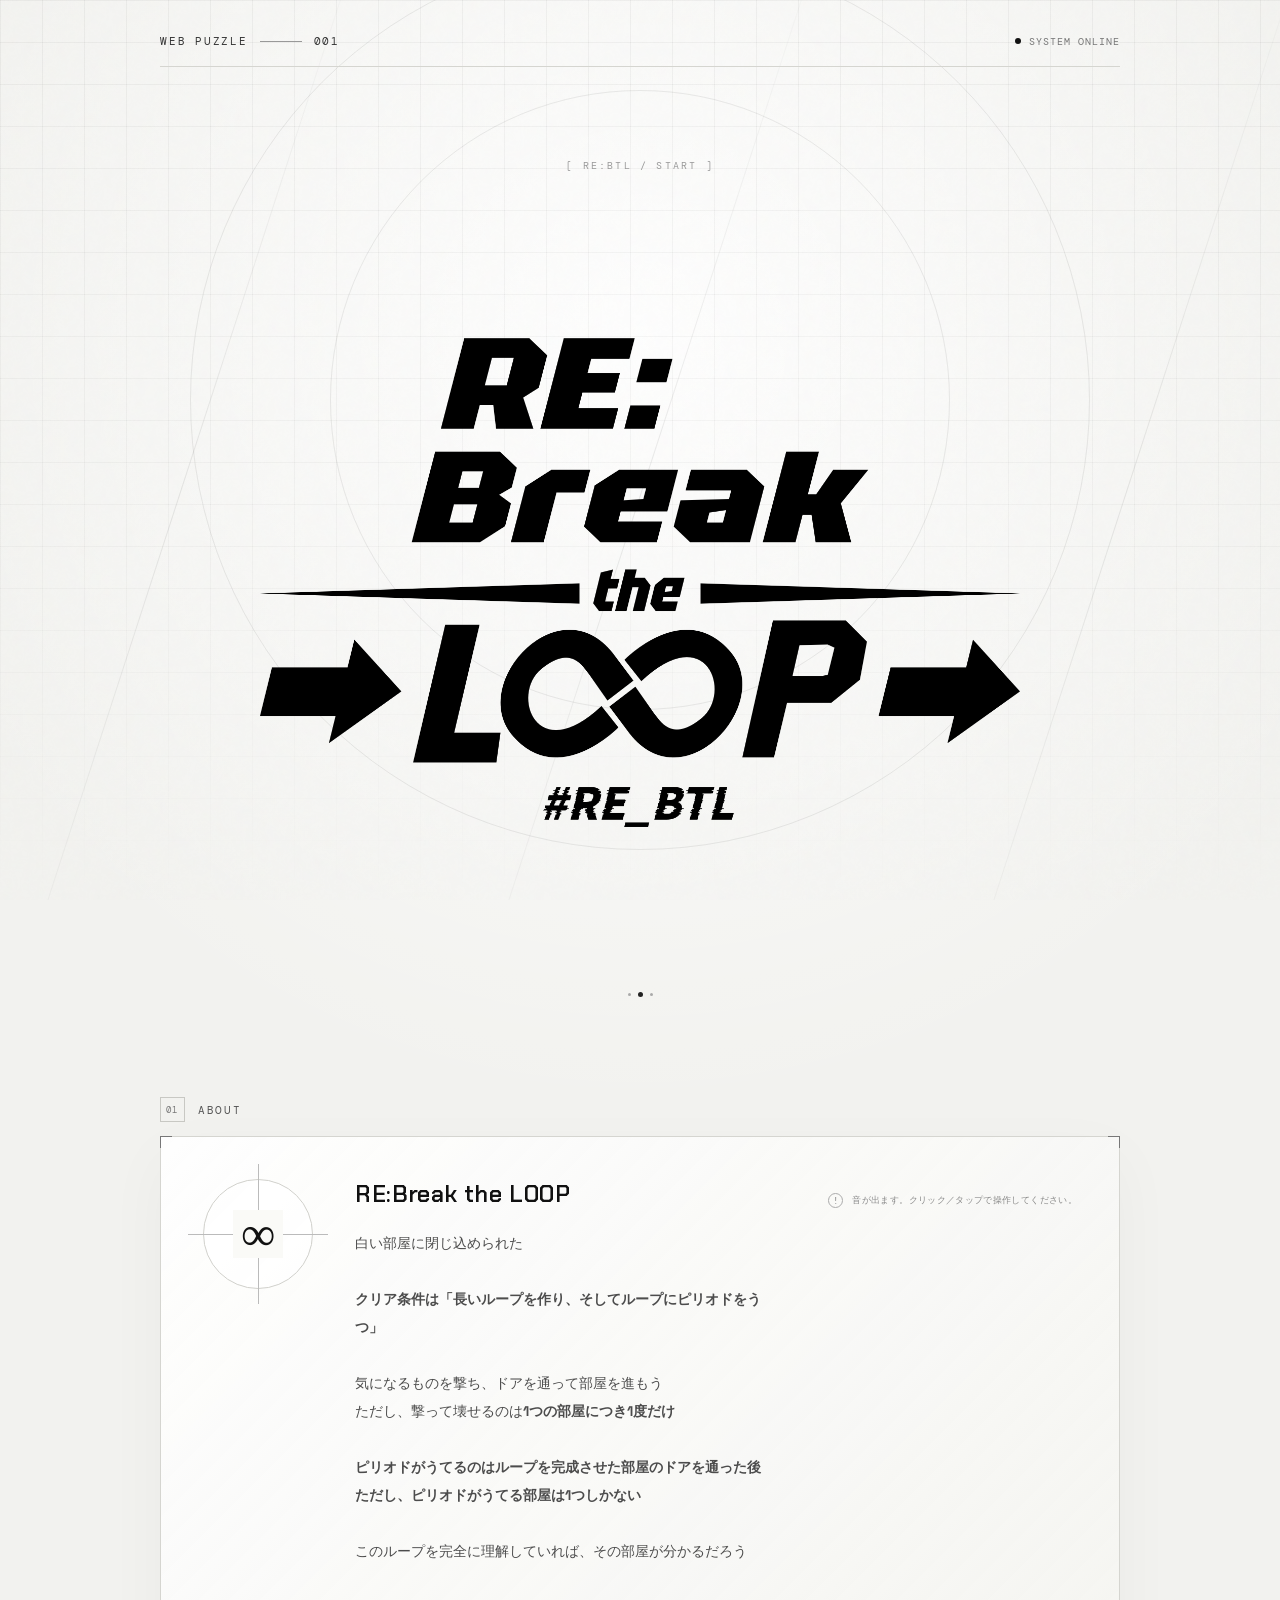
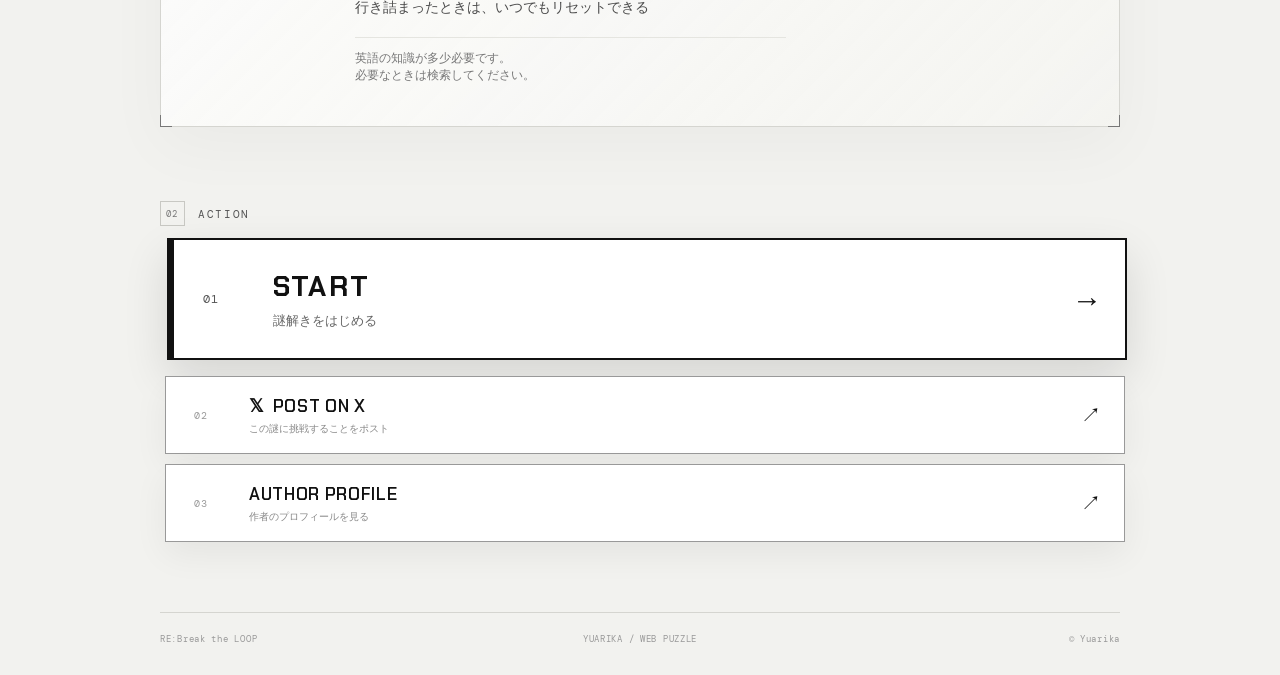
<file: index.html>
<!doctype html>

<html lang="ja">
<head>
  <meta charset="UTF-8" />
  <meta name="viewport" content="width=device-width, initial-scale=1.0" />

  <title>RE: Break the LOOP</title>

  <meta
    name="description"
    content="終わらない言葉に、終止符を。RE: Break the LOOP — WEB PUZZLE"
  />

  <meta property="og:title" content="RE: Break the LOOP">
  <meta property="og:description" content="WEB PUZZLE">
  <meta property="og:image" content="https://yuarika.github.io/RE_Break_the_LOOP/image/thumbnail.png">
  <meta property="og:url" content="https://yuarika.github.io/RE_Break_the_LOOP/">
  <meta property="og:type" content="website">

  <meta name="twitter:card" content="summary_large_image">
  <meta name="twitter:title" content="RE: Break the LOOP">
  <meta name="twitter:description" content="WEB PUZZLE">
  <meta name="twitter:image" content="https://yuarika.github.io/RE_Break_the_LOOP/image/thumbnail.png">

  <link rel="stylesheet" href="index.css" />
</head>

<body class="intro-page">

  <!-- ======================================================
       BACKGROUND
       ====================================================== -->

  <div class="intro-background" aria-hidden="true">
    <div class="background-grid"></div>
    <div class="background-noise"></div>

    <div class="background-line line-1"></div>
    <div class="background-line line-2"></div>
    <div class="background-line line-3"></div>

    <div class="background-circle circle-1"></div>
    <div class="background-circle circle-2"></div>
  </div>


  <!-- ======================================================
       MAIN
       ====================================================== -->

  <main class="intro-card">


    <!-- HEADER -->

    <header class="intro-header">

      <p class="eyebrow">
        WEB PUZZLE
        <span class="eyebrow-line"></span>
        001
      </p>

      <div class="status">
        <span class="status-dot"></span>
        SYSTEM ONLINE
      </div>

    </header>


    <!-- ======================================================
         HERO
         ====================================================== -->

    <section class="intro-hero">

      <p class="hero-index">
        [ RE:BTL / START ]
      </p>

      <h1 class="intro-logo">
        <img
          src="image/Title_Re_BTL.png"
          alt="RE: Break the LOOP"
        />
      </h1>

      <div class="hero-rule">
        <span></span>
        <span></span>
        <span></span>
      </div>


    </section>


    <!-- ======================================================
         ABOUT
         ====================================================== -->

    <section class="about-section">

      <div class="section-label">
        <span>01</span>
        ABOUT
      </div>

      <div class="about-box">

        <div class="about-corner about-corner-tl"></div>
        <div class="about-corner about-corner-tr"></div>
        <div class="about-corner about-corner-bl"></div>
        <div class="about-corner about-corner-br"></div>

        <div class="about-icon" aria-hidden="true">
          <span>∞</span>
        </div>

        <div class="about-content">

          <h2>
            RE:Break the LOOP
          </h2>

          <p> 白い部屋に閉じ込められた<br><br>

<strong>クリア条件は「長いループを作り、そしてループにピリオドをうつ」</strong><br><br>

気になるものを撃ち、ドアを通って部屋を進もう<br>
ただし、撃って壊せるのは<strong>1つの部屋につき1度だけ</strong><br><br>

<strong>ピリオドがうてるのはループを完成させた部屋のドアを通った後</strong><br>
<strong>ただし、ピリオドがうてる部屋は1つしかない</strong><br><br>

このループを完全に理解していれば、その部屋が分かるだろう<br><br>

行き詰まったときは、いつでもリセットできる

</p>

<div class="about-note"> 英語の知識が多少必要です。<br> 必要なときは検索してください。 </div>
      </div>

      <div class="about-warning">
        <span class="warning-mark">!</span>
        <span>音が出ます。クリック／タップで操作してください。</span>
      </div>

    </section>


    <!-- ======================================================
         ACTION
         ====================================================== -->

    <section class="action-section">

      <div class="section-label">
        <span>02</span>
        ACTION
      </div>


      <!-- START -->

      <a
        class="action-button action-start"
        href="game.html"
      >

        <span class="action-number">
          01
        </span>

        <span class="action-main">

          <span class="action-title">
            START
          </span>

          <span class="action-sub">
            謎解きをはじめる
          </span>

        </span>

        <span class="action-arrow">
          →
        </span>

      </a>


      <!-- X -->

      <a
        class="action-button action-x"
        id="post-on-x"
        href="#"
        target="_blank"
        rel="noopener noreferrer"
      >

        <span class="action-number">
          02
        </span>

        <span class="action-main">

          <span class="action-title">
            <span class="x-symbol">𝕏</span>
            POST ON X
          </span>

          <span class="action-sub">
            この謎に挑戦することをポスト
          </span>

        </span>

        <span class="action-arrow">
          ↗
        </span>

      </a>


      <!-- ======================================================
           X POST SCRIPT
           ====================================================== -->

      <script>

        /*
         * ============================================================
         * X POST SETTINGS
         * ============================================================
         *
         * ここを変更するだけで投稿内容を変更できます。
         *
         * ============================================================
         */

        const X_POST_TEXT =
          "web謎「RE:Break the LOOP」に挑戦します！";

        const X_POST_URL =
          "https://yuarika.github.io/RE_Break_the_LOOP/";

        const X_HASHTAGS =
          "謎解き,RE_BTL";


        /*
         * ============================================================
         * X POST BUTTON
         * ============================================================
         */

        const postButton =
          document.getElementById("post-on-x");

        postButton.href =
          "https://twitter.com/intent/tweet?" +
          "text=" + encodeURIComponent(X_POST_TEXT) +
          "&url=" + encodeURIComponent(X_POST_URL) +
          "&hashtags=" + encodeURIComponent(X_HASHTAGS);

      </script>


      <!-- PROFILE -->

      <a
        class="action-button action-profile"
        href="https://yuarika.github.io/Yuarika_Profile/"
        target="_blank"
        rel="noopener noreferrer"
      >

        <span class="action-number">
          03
        </span>

        <span class="action-main">

          <span class="action-title">
            AUTHOR PROFILE
          </span>

          <span class="action-sub">
            作者のプロフィールを見る
          </span>

        </span>

        <span class="action-arrow">
          ↗
        </span>

      </a>

    </section>


    <!-- ======================================================
         FOOTER
         ====================================================== -->

    <footer class="intro-footer">

      <div class="footer-left">
        RE:Break the LOOP
      </div>

      <div class="footer-center">
        YUARIKA / WEB PUZZLE
      </div>

      <div class="footer-right">
        © Yuarika
      </div>

    </footer>


  </main>

</body>
</html>
</file>
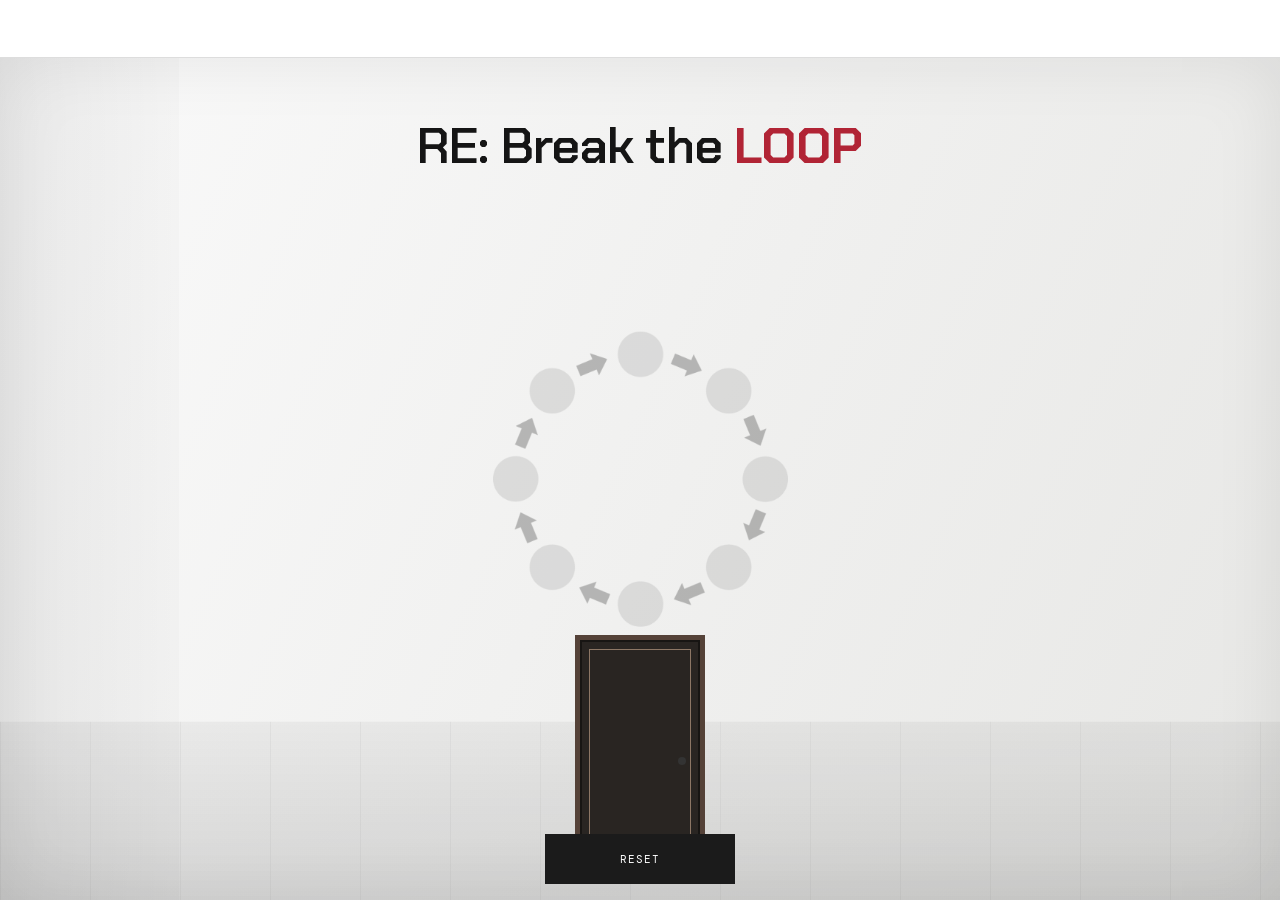
<file: game.html>
<!doctype html>
<html lang="ja">
<head>
  <meta charset="UTF-8" />
  <meta name="viewport" content="width=device-width, initial-scale=1.0" />
  <title>RE:Break the LOOP</title>
  <link rel="stylesheet" href="styles.css" />
</head>
<body class="game-page">
  <header class="hud">
  <button id="reset" aria-label="最初からやり直す">RESET</button>
</header>

<main id="room" class="room room-l" aria-live="polite">
  <p id="trail" aria-label="撃った言葉">—</p>

  <div id="wall-background" aria-hidden="true"></div>

  <div class="wall-title" id="title">RE:Break the LOOP</div>
  <div id="loop-indicator" class="loop-indicator" aria-hidden="true"></div>
  <div id="scene" class="scene"></div>
  <button id="door" class="door" hidden aria-label="次の部屋へ進む">
    <span class="knob"></span>
  </button>
  <div id="message" class="message" role="status"></div>

</main>
  <script src="game.js"></script>
</body>
</html>
</file>
<file: index.css>
@import url('https://fonts.googleapis.com/css2?family=Chakra+Petch:wght@500;600&family=DM+Mono&family=Space+Grotesk:wght@400;500;600;700&display=swap');

/* ============================================================
ROOT
============================================================ */

:root {
--bg: #f2f2ef;
--paper: #fafaf7;
--ink: #111111;
--sub: #686868;
--line: #d5d5d0;
--soft-line: #e5e5e0;
--accent: #111111;

--mono: "DM Mono", monospace;
--display: "Space Grotesk", sans-serif;
--tech: "Chakra Petch", sans-serif;
}

/* ============================================================
RESET
============================================================ */

* {
  box-sizing: border-box;
  }

html {
margin: 0;
padding: 0;
scroll-behavior: smooth;
}

body {
margin: 0;
padding: 0;
min-height: 100vh;

background: var(--bg);
color: var(--ink);

font-family: var(--display);

-webkit-font-smoothing: antialiased;
text-rendering: optimizeLegibility;
}

a {
color: inherit;
text-decoration: none;
}

button,
a {
-webkit-tap-highlight-color: transparent;
}

/* ============================================================
PAGE
============================================================ */

.intro-page {
position: relative;
min-height: 100vh;
overflow-x: hidden;

background:
radial-gradient(
circle at 50% 15%,
rgba(255, 255, 255, 0.9),
transparent 38%
),
var(--bg);
}

/* ============================================================
BACKGROUND
============================================================ */

.intro-background {
position: fixed;
inset: 0;
z-index: 0;

overflow: hidden;

pointer-events: none;
}

.background-grid {
position: absolute;
inset: 0;

background-image:
linear-gradient(
rgba(20, 20, 20, 0.045) 1px,
transparent 1px
),
linear-gradient(
90deg,
rgba(20, 20, 20, 0.045) 1px,
transparent 1px
);

background-size: 42px 42px;

mask-image: linear-gradient(
to bottom,
black 0%,
rgba(0, 0, 0, 0.75) 60%,
transparent 100%
);
}

.background-noise {
position: absolute;
inset: -50%;

opacity: 0.035;

background-image:
url("data:image/svg+xml,%3Csvg viewBox='0 0 180 180' xmlns='http://www.w3.org/2000/svg'%3E%3Cfilter id='n'%3E%3CfeTurbulence type='fractalNoise' baseFrequency='.9' numOctaves='4' stitchTiles='stitch'/%3E%3C/filter%3E%3Crect width='100%25' height='100%25' filter='url(%23n)' opacity='.55'/%3E%3C/svg%3E");

animation: noiseMove 0.25s steps(2) infinite;
}

@keyframes noiseMove {
0% {
transform: translate(0, 0);
}

25% {
transform: translate(2%, -1%);
}

50% {
transform: translate(-1%, 2%);
}

75% {
transform: translate(1%, 1%);
}

100% {
transform: translate(0, 0);
}
}

/* ============================================================
BACKGROUND LINES
============================================================ */

.background-line {
position: absolute;

width: 1px;
height: 150vh;

top: -20vh;

background: linear-gradient(
to bottom,
transparent,
rgba(0, 0, 0, 0.08),
transparent
);

transform: rotate(18deg);
}

.line-1 {
left: 14%;
}

.line-2 {
left: 50%;
}

.line-3 {
right: 12%;
}

/* ============================================================
BACKGROUND CIRCLES
============================================================ */

.background-circle {
position: absolute;

border: 1px solid rgba(0, 0, 0, 0.07);
border-radius: 50%;
}

.circle-1 {
width: 620px;
height: 620px;

left: 50%;
top: 90px;

transform: translateX(-50%);
}

.circle-2 {
width: 900px;
height: 900px;

left: 50%;
top: -50px;

transform: translateX(-50%);
}

/* ============================================================
MAIN CARD
============================================================ */

.intro-card {
position: relative;
z-index: 1;

width: min(960px, calc(100% - 40px));

margin: 0 auto;
padding: 34px 0 0;

min-height: 100vh;
}

/* ============================================================
HEADER
============================================================ */

.intro-header {
display: flex;
align-items: center;
justify-content: space-between;

padding-bottom: 18px;

border-bottom: 1px solid var(--line);
}

.eyebrow {
display: flex;
align-items: center;
gap: 12px;

margin: 0;

font-family: var(--mono);
font-size: 11px;
letter-spacing: 0.16em;

color: #333;
}

.eyebrow-line {
display: block;

width: 42px;
height: 1px;

background: #999;
}

.status {
display: flex;
align-items: center;
gap: 8px;

font-family: var(--mono);
font-size: 10px;
letter-spacing: 0.1em;

color: #777;
}

.status-dot {
width: 6px;
height: 6px;

border-radius: 50%;

background: #111;

animation: statusPulse 2s ease-in-out infinite;
}

@keyframes statusPulse {
0%,
100% {
opacity: 1;
}

50% {
opacity: 0.25;
}
}

/* ============================================================
HERO
============================================================ */

.intro-hero {
padding: 92px 0 78px;

text-align: center;
}

.hero-index {
margin: 0 0 25px;

font-family: var(--mono);
font-size: 10px;
letter-spacing: 0.22em;

color: #999;
}

.intro-logo {
margin: 0 auto;

width: min(760px, 92%);
}

.intro-logo img {
display: block;

width: 100%;
height: auto;

filter: contrast(1.03);

transition:
transform 0.5s ease,
opacity 0.5s ease;
}

.intro-logo img:hover {
transform: scale(1.015);
opacity: 0.9;
}

/* ============================================================
HERO RULE
============================================================ */

.hero-rule {
display: flex;
align-items: center;
justify-content: center;
gap: 7px;

margin: 35px auto 22px;
}

.hero-rule span {
display: block;

width: 5px;
height: 5px;

border-radius: 50%;

background: #222;
}

.hero-rule span:first-child,
.hero-rule span:last-child {
width: 3px;
height: 3px;

background: #aaa;
}

.intro-tagline {
margin: 0;

font-family: var(--tech);
font-size: 13px;
letter-spacing: 0.12em;

color: #555;
}

/* ============================================================
SECTION LABEL
============================================================ */

.section-label {
display: flex;
align-items: center;
gap: 13px;

margin-bottom: 14px;

font-family: var(--mono);
font-size: 11px;
letter-spacing: 0.15em;

color: #555;
}

.section-label span {
display: inline-flex;
align-items: center;
justify-content: center;

width: 25px;
height: 25px;

border: 1px solid #c8c8c3;

font-size: 9px;

color: #777;
}

/* ============================================================
ABOUT
============================================================ */

.about-section {
margin-bottom: 74px;
}

.about-box {
position: relative;

display: flex;
align-items: flex-start;
gap: 42px;

padding: 42px;

border: 1px solid var(--line);

background:
linear-gradient(
135deg,
rgba(255, 255, 255, 0.9),
rgba(245, 245, 241, 0.7)
);

box-shadow:
0 20px 60px rgba(0, 0, 0, 0.035);
}

/* ============================================================
ABOUT CORNERS
============================================================ */

.about-corner {
position: absolute;

width: 12px;
height: 12px;

border-color: #777;
border-style: solid;
}

.about-corner-tl {
top: -1px;
left: -1px;

border-width: 1px 0 0 1px;
}

.about-corner-tr {
top: -1px;
right: -1px;

border-width: 1px 1px 0 0;
}

.about-corner-bl {
bottom: -1px;
left: -1px;

border-width: 0 0 1px 1px;
}

.about-corner-br {
right: -1px;
bottom: -1px;

border-width: 0 1px 1px 0;
}

/* ============================================================
ABOUT ICON
============================================================ */

.about-icon {
flex: 0 0 110px;

width: 110px;
height: 110px;

display: flex;
align-items: center;
justify-content: center;

border: 1px solid #d0d0cb;
border-radius: 50%;

background: rgba(255, 255, 255, 0.65);

position: relative;
}

.about-icon::before,
.about-icon::after {
content: "";

position: absolute;

background: #bbb;
}

.about-icon::before {
width: 1px;
height: 130%;

top: -15%;
left: 50%;
}

.about-icon::after {
width: 130%;
height: 1px;

left: -15%;
top: 50%;
}

.about-icon span {
position: relative;
z-index: 1;

font-family: Georgia, serif;
font-size: 48px;
font-weight: 400;

background: var(--paper);

padding: 0 8px;

line-height: 1;
}

/* ============================================================
ABOUT CONTENT
============================================================ */

.about-content {
flex: 1;
}

.about-content h2 {
margin: 0 0 20px;

font-family: var(--tech);
font-size: 23px;
font-weight: 600;
letter-spacing: 0.03em;
}

.about-content p {
margin: 0 0 16px;

font-size: 14px;
line-height: 2;

color: #4c4c4c;
}

.about-content p:last-child {
margin-bottom: 0;
}

.about-note {
padding-top: 12px;

border-top: 1px solid var(--soft-line);

font-family: var(--tech);
font-size: 12px !important;

color: #777 !important;
}

/* ============================================================
WARNING
============================================================ */

.about-warning {
display: flex;
align-items: center;
gap: 9px;

margin-top: 14px;

font-family: var(--mono);
font-size: 9px;
letter-spacing: 0.04em;

color: #888;
}

.warning-mark {
display: inline-flex;
align-items: center;
justify-content: center;

width: 15px;
height: 15px;

border: 1px solid #aaa;
border-radius: 50%;

font-size: 9px;
}
/* ============================================================
ACTION
============================================================ */

.action-section {
margin-bottom: 70px;
}

.action-button {
position: relative;

display: flex;
align-items: center;

min-height: 78px;

padding: 0 28px;

margin-bottom: 10px;

border: 1px solid #d0d0cb;

background: rgba(250, 250, 247, 0.82);

overflow: hidden;

transition:
transform 0.3s ease,
border-color 0.3s ease,
background 0.3s ease,
box-shadow 0.3s ease;
}

.action-button::before {
content: "";

position: absolute;

left: 0;
top: 0;
bottom: 0;

width: 3px;

background: #111;

transform: scaleY(0);

transform-origin: bottom;

transition: transform 0.3s ease;
}

.action-button {
transform: translateX(5px);

border-color: #999;

background: #fff;

box-shadow:
0 12px 35px rgba(0, 0, 0, 0.06);
}

.action-button:hover::before {
transform: scaleY(1);
}

/* ============================================================
START — MAIN ACTION
============================================================ */

.action-start {
min-height: 122px;

margin-bottom: 14px;

padding: 0 34px;

border: 2px solid #222;

background:
linear-gradient(
105deg,
rgba(255, 255, 255, 0.98),
rgba(238, 238, 234, 0.95)
);

box-shadow:
0 14px 40px rgba(0, 0, 0, 0.08);
}

.action-start::before {
width: 5px;

background: #111;

transform: scaleY(1);
}

.action-start {
transform: translateX(7px) translateY(-2px);

border-color: #111;

background: #fff;

box-shadow:
0 18px 45px rgba(0, 0, 0, 0.12);
}

.action-start .action-number {
width: 70px;

font-size: 12px;

color: #555;
}

.action-start .action-main {
gap: 7px;
}

.action-start .action-title {
font-size: 28px;
font-weight: 700;

letter-spacing: 0.08em;
}

.action-start .action-sub {
font-size: 13px;

color: #666;
}

.action-start .action-arrow {
font-size: 30px;

color: #222;
}

.action-start .action-arrow {
transform: translateX(8px);

color: #111;
}

/* ============================================================
X / PROFILE
============================================================ */

.action-x,
.action-profile {
min-height: 78px;
}

.action-x .action-title,
.action-profile .action-title {
font-size: 17px;
}

.action-x .action-sub,
.action-profile .action-sub {
font-size: 10px;
}

/* ============================================================
ACTION NUMBER
============================================================ */

.action-number {
width: 55px;

font-family: var(--mono);
font-size: 10px;
letter-spacing: 0.08em;

color: #999;
}

/* ============================================================
ACTION MAIN
============================================================ */

.action-main {
display: flex;
flex-direction: column;
gap: 5px;

flex: 1;
}

.action-title {
display: flex;
align-items: center;
gap: 8px;

font-family: var(--tech);
font-size: 18px;
font-weight: 600;

letter-spacing: 0.04em;
}

.action-sub {
font-family: var(--display);
font-size: 11px;

color: #888;
}

.x-symbol {
font-family: Arial, sans-serif;
font-size: 18px;
}

/* ============================================================
ACTION ARROW
============================================================ */

.action-arrow {
font-family: var(--mono);
font-size: 20px;

color: #777;

transition:
transform 0.3s ease,
color 0.3s ease;
}

.action-button .action-arrow {
transform: translateX(5px);

color: #111;
}

/* ============================================================
ACTION NUMBER
============================================================ */

.action-number {
width: 55px;

font-family: var(--mono);
font-size: 10px;
letter-spacing: 0.08em;

color: #999;
}

/* ============================================================
ACTION MAIN
============================================================ */

.action-main {
display: flex;
flex-direction: column;
gap: 5px;

flex: 1;
}

.action-title {
display: flex;
align-items: center;
gap: 8px;

font-family: var(--tech);
font-size: 18px;
font-weight: 600;

letter-spacing: 0.04em;
}

.action-sub {
font-family: var(--display);
font-size: 11px;

color: #888;
}

.x-symbol {
font-family: Arial, sans-serif;
font-size: 18px;
}

/* ============================================================
ACTION ARROW
============================================================ */

.action-arrow {
font-family: var(--mono);
font-size: 20px;

color: #777;

transition:
transform 0.3s ease,
color 0.3s ease;
}

.action-button:hover .action-arrow {
transform: translateX(5px);
color: #111;
}

/* ============================================================
FOOTER
============================================================ */

.intro-footer {
display: grid;
grid-template-columns: 1fr auto 1fr;
align-items: center;

padding: 20px 0 30px;

border-top: 1px solid var(--line);

font-family: var(--mono);
font-size: 9px;
letter-spacing: 0.08em;

color: #999;
}

.footer-left {
text-align: left;
}

.footer-center {
text-align: center;
}

.footer-right {
text-align: right;
}

/* ============================================================
TABLET
============================================================ */

@media (max-width: 720px) {

.intro-card {
width: min(100% - 32px, 600px);
}

.intro-hero {
padding: 72px 0 62px;
}

.about-box {
gap: 28px;
padding: 32px;
}

.about-icon {
flex-basis: 90px;


width: 90px;
height: 90px;


}

.about-icon span {
font-size: 40px;
}

}

/* ============================================================
MOBILE
============================================================ */

@media (max-width: 560px) {

.intro-card {
width: calc(100% - 28px);
padding-top: 22px;
}

.intro-header {
padding-bottom: 14px;
}

.eyebrow {
font-size: 9px;
gap: 8px;
}

.eyebrow-line {
width: 24px;
}

.status {
font-size: 8px;
}

.intro-hero {
padding: 58px 0 52px;
}

.hero-index {
margin-bottom: 18px;
font-size: 8px;
}

.intro-logo {
width: 96%;
}

.hero-rule {
margin-top: 26px;
}

.intro-tagline {
font-size: 10px;
}

/* ABOUT */

.about-section {
margin-bottom: 55px;
}

.about-box {
flex-direction: column;


gap: 25px;

padding: 28px 24px;


}

.about-icon {
flex: none;


width: 78px;
height: 78px;


}

.about-icon span {
font-size: 34px;
}

.about-content h2 {
font-size: 19px;
}

.about-content p {
font-size: 13px;
line-height: 1.9;
}/* ACTION */

.action-button {
min-height: 76px;

padding: 0 18px;

}

.action-start {
min-height: 105px;

padding: 0 20px;

border-width: 2px;

}

.action-number {
width: 38px;

font-size: 9px;

}

.action-start .action-number {
width: 45px;

font-size: 10px;

}

.action-title {
font-size: 15px;
}

.action-start .action-title {
font-size: 23px;
}

.action-sub {
font-size: 10px;
}

.action-start .action-sub {
font-size: 11px;
}

.action-arrow {
font-size: 17px;
}

.action-start .action-arrow {
font-size: 25px;
}
/* FOOTER */

.intro-footer {
display: flex;
flex-direction: column;


gap: 9px;

padding-bottom: 24px;

text-align: center;


}

.footer-left,
.footer-center,
.footer-right {
text-align: center;
}

}

/* ============================================================
SMALL MOBILE
============================================================ */

@media (max-width: 380px) {

.intro-card {
width: calc(100% - 20px);
}

.intro-hero {
padding-top: 48px;
}

.intro-tagline {
font-size: 9px;
}

.about-box {
padding: 24px 19px;
}

.about-content h2 {
font-size: 17px;
}

.action-button {
min-height: 76px;


padding: 0 14px;


}

.action-number {
width: 30px;
}

.action-title {
font-size: 14px;
}

.action-sub {
font-size: 9px;
}

}

/* ============================================================
REDUCED MOTION
============================================================ */

@media (prefers-reduced-motion: reduce) {

*,
*::before,
*::after {
animation-duration: 0.01ms !important;
animation-iteration-count: 1 !important;
scroll-behavior: auto !important;
transition-duration: 0.01ms !important;
}

}
</file>
<file: styles.css>
@import url('https://fonts.googleapis.com/css2?family=Chakra+Petch:wght@500;600&family=DM+Mono&family=Space+Grotesk:wght@400;500;700&display=swap');

/* ============================================================
   BASE
   ============================================================ */

* {
  box-sizing: border-box;
}

html,
body {
  margin: 0;
  padding: 0;
  width: 100%;
  min-height: 100%;
}

html {
  overflow-x: hidden;
}

body {
  color: #151515;
  font-family: "Space Grotesk", sans-serif;
}

/* ============================================================
   INTRO
   ============================================================ */

.intro-page {
  min-height: 100vh;
  display: grid;
  place-items: center;
  background: #f6f6f3;
}

.intro-card {
  width: min(680px, calc(100% - 40px));
  padding: 42px 44px 54px;
  background: #fff;
}

.eyebrow,
.small,
.hud,
.message {
  font-family: "DM Mono", monospace;
}

.eyebrow {
  margin: 0 0 28px;
  font-size: 11px;
  letter-spacing: .15em;
}

h1 {
  margin: 0 0 40px;
  font-size: clamp(36px, 7vw, 58px);
  letter-spacing: -.06em;
}

.intro-logo {
  height: 365px;
  margin: -48px 0 -10px;
}

.intro-logo img {
  display: block;
  width: 410px;
  height: 365px;
  margin: auto;
  object-fit: contain;
}

.intro-tagline {
  margin: -8px 0 36px;
  text-align: center;
  font-size: 14px;
  letter-spacing: .12em;
}

.rule-box {
  border-left: 3px solid #222;
  padding-left: 20px;
  line-height: 1.8;
}

.rule-box h2 {
  margin: 0 0 16px;
  font: 500 13px "DM Mono", monospace;
  letter-spacing: .13em;
}

.small {
  margin-top: 28px;
  font-size: 11px;
  color: #777;
}

.start-button,
#reset {
  appearance: none;
  cursor: pointer;
  color: #fff;
  background: #1b1b1b;
  border: 0;
  font: inherit;
  text-decoration: none;
}

.start-button {
  display: flex;
  justify-content: space-between;
  margin-top: 38px;
  padding: 16px 20px;
  letter-spacing: .08em;
}

.start-button:hover {
  background: #5e5e5e;
}

/* ============================================================
   GAME
   ============================================================ */

.game-page {
  overflow-x: hidden;
  overflow-y: auto;
  background: #e9e9e7;
}

.hud {
  position: relative;
  z-index: 20;
  height: 58px;
  display: flex;
  align-items: center;
  justify-content: space-between;
  gap: 16px;
  padding: 0 18px;
  background: #fff;
  border-bottom: 1px solid #ddd;
  font-size: 11px;
  letter-spacing: .08em;
}

/* ============================================================
   TRAIL
   ============================================================ */

#trail {
  flex: 1;
  display: flex;
  align-items: center;
  justify-content: center;
  margin: 0;
  min-height: 32px;
  pointer-events: none;
}
.game-page #trail {
  position: absolute;
  left: 50%;
  top: auto;
  bottom: calc(10% + 230px + 20px);
  transform: translateX(-50%);
  width: max-content;
  padding: 0;
  margin: 0;
  white-space: nowrap;
  z-index: 11;
}

.trail-dots {
  display: flex;
  align-items: center;
  justify-content: center;
  gap: 8px;
  min-height: 28px;
}

.trail-dot {
  display: block;
  width: 13px;
  height: 13px;
  flex: 0 0 13px;
  border-radius: 50%;
  background: transparent;
  border: 1.5px solid rgba(0, 0, 0, .45);
  box-shadow:
    inset 0 0 0 1px rgba(255, 255, 255, .45);
  transition:
    background .22s ease,
    border-color .22s ease,
    box-shadow .22s ease,
    transform .22s ease;
}

.trail-dot-filled {
  background: #111;
  border-color: #111;
  box-shadow:
    0 0 0 1px rgba(0, 0, 0, .05),
    0 2px 7px rgba(0, 0, 0, .18);
  transform: scale(1.05);
}

.trail-dot-loop {
  background: #e53935 !important;
  border-color: #e53935 !important;
  box-shadow:
    0 0 8px rgba(229, 57, 53, .8);
}

/* ============================================================
   RESET
   常にブラウザ画面の一番下に固定
   ============================================================ */

.game-page #reset {
  position: fixed !important;
  left: 50% !important;
  right: auto !important;
  top: auto !important;
  bottom: 16px !important;
  transform: translateX(-50%) !important;

  z-index: 9999 !important;

  width: 190px;
  height: 50px;
  margin: 0 !important;
  padding: 9px 12px;

  font: 11px "DM Mono", monospace;
  font-weight: 400;
  letter-spacing: .1em;

  cursor: pointer;
}

.game-page #reset:hover {
  background: #aa3030;
  transform: translateX(-50%) !important;
}

/* ============================================================
   ROOM
   ============================================================ */

.room {
  position: relative;
  height: calc(100vh - 58px);
  min-height: 530px;
  overflow: hidden;
  background: linear-gradient(115deg, #fafafa, #e7e7e5);
  box-shadow: inset 0 0 70px rgba(0, 0, 0, .08);
  transition: background .7s;
}

.room::after {
  content: '';
  position: absolute;
  left: 0;
  right: 0;
  bottom: 0;
  width: 100%;
  height: 30%;
  pointer-events: none;
  z-index: 0;

  background:
    linear-gradient(
      to bottom,
      rgba(80, 80, 80, .02),
      rgba(30, 30, 30, .14)
    ),
    repeating-linear-gradient(
      90deg,
      rgba(0, 0, 0, .035) 0,
      rgba(0, 0, 0, .035) 1px,
      transparent 1px,
      transparent 90px
    );

  clip-path: polygon(0 30%, 100% 30%, 100% 100%, 0 100%);
  border-top: 2px solid rgba(0, 0, 0, .08);
}

.room::before {
  content: '';
  position: absolute;
  left: 0;
  top: 0;
  width: 14%;
  height: 100%;
  pointer-events: none;
  background: linear-gradient(
    to right,
    rgba(0, 0, 0, .07),
    rgba(0, 0, 0, .015)
  );
  z-index: 0;
}

/* ============================================================
   TITLE
   ============================================================ */

.wall-title {
  position: absolute;
  top: 8%;
  left: 50%;
  width: 90%;
  max-width: 1100px;
  transform: translateX(-50%);

  text-align: center;
  font: 600 clamp(27px, 4vw, 50px)
    "Chakra Petch",
    "Space Grotesk",
    sans-serif;

  letter-spacing: -.015em;
  z-index: 20;

  display: flex;
  justify-content: center;
  align-items: center;
  flex-wrap: wrap;
}

.title-fixed {
  display: inline-block;
  white-space: nowrap;
}

.title-loop {
  display: inline-block;
  margin: 0;
  padding: 0;
  border: 0;
  background: transparent;
  color: #b12435;
  font: inherit;
  font-weight: 700;
  cursor: crosshair;
}

.baka-group {
  display: inline-flex;
  white-space: nowrap;
  min-width: 2.7em;
  vertical-align: baseline;
}

.title-baka {
  appearance: none;
  display: inline-block;
  margin: 0;
  padding: 0;
  border: 0;
  background: transparent;
  color: #c32727;
  font: inherit;
  line-height: inherit;
  cursor: crosshair;
}

.title-baka:hover,
.title-baka:focus,
.title-baka:active {
  color: #c32727;
  transform: none !important;
}

/* ============================================================
   SCENE
   ============================================================ */

.scene {
  position: absolute;
  inset: 18% 6% 8%;
  z-index: 1;
}

/* ============================================================
   TARGET
   ============================================================ */

.target {
  position: absolute;
  cursor: crosshair;
  border: 0;
  background: transparent;
  color: inherit;
  font: inherit;
  z-index: 2;
  margin: 0;
  padding: 0;
  transition: opacity .2s, filter .2s;
}

.target:hover {
  filter: brightness(1.08);
}

.target:focus-visible {
  outline: 2px dashed #222;
  outline-offset: 5px;
}

/* ============================================================
   SIGNS
   ============================================================ */

.sign {
  font: 700 clamp(42px, 8vw, 88px) "DM Mono", monospace;
  letter-spacing: -.1em;
}

.sign.left {
  left: 14%;
  top: 45%;
}

.sign.right {
  right: 14%;
  top: 45%;
}

.room-p .sign.left {
  left: 30%;
}

.room-p .sign.right {
  right: 30%;
}

/* ============================================================
   OBJECT
   ============================================================ */

.object {
  width: 180px;
  text-align: center;
  font-size: 21px;
  font-weight: 700;
  z-index: 2;
}

.object .drawing {
  display: block;
  height: 120px;
  margin-bottom: 12px;
  position: relative;
}

/* ============================================================
   ROOF / ROOM / ROOT
   ============================================================ */

.room-background {
  inset: 0;
  z-index: 1;
}

.roof {
  left: 22%;
  top: 28%;
}

.roof .drawing {
  background: url('image/Roof.png') center / contain no-repeat;
}

.room-icon {
  left: 50%;
  top: 34%;
  transform: translateX(-50%);
}

.room-icon:hover {
  transform: translateX(-50%) scale(1.05);
}

.room-icon .drawing {
  border: 5px solid #222;
  background:
    linear-gradient(
      90deg,
      transparent 48%,
      #222 49%,
      #222 52%,
      transparent 53%
    );
}

.root {
  right: 22%;
  top: 28%;
}

.root .drawing {
  background: url('image/Root.png') center / contain no-repeat;
}

/* ============================================================
   FOOT
   ============================================================ */

.room-f .foot {
  left: 50%;
  top: 25%;
  transform: translateX(-50%);
}

.room-f .foot:hover {
  transform: translateX(-50%) scale(1.05);
}

.room-f .foot .drawing {
  background: url('image/Foot.png') center / contain no-repeat;
}

/* ============================================================
   M ROOM
   ============================================================ */

.room-m {
  background: linear-gradient(
    145deg,
    #4c3b68,
    #ba7896 48%,
    #7779af
  );
  color: #fff;
}

.room-m::before {
  background: rgba(255, 255, 255, .16);
}

.room-m .wall-title {
  text-shadow: 0 3px 20px #443452;
}

.m-scene {
  position: absolute;
  inset: 0;
  width: 100%;
  height: 100%;
}

/* ------------------------------------------------------------
   M：雰囲気を壊す
   ------------------------------------------------------------ */

.m-scene .mood {
  position: absolute;
  left: 50%;
  top: 15%;
  transform: translateX(-50%);

  z-index: 5;

  width: auto;
  height: auto;
  padding: 8px 16px;

  border: 0;
  background: transparent;
  color: #222;

  font-size: 24px;
  font-weight: 700;
  white-space: nowrap;

  text-shadow:
    0 1px 2px rgba(255, 255, 255, .8);
}

/* ------------------------------------------------------------
   M：窓
   ------------------------------------------------------------ */

.moon-window {
  position: absolute;
  left: 50%;
  top: 27%;
  width: 240px;
  height: 150px;
  transform: translateX(-50%);

  overflow: hidden;

  border: 6px solid #222;
  border-radius: 4px;

  background: #090d27;

  box-shadow:
    inset 0 0 30px rgba(0, 0, 0, .7),
    0 0 18px rgba(30, 35, 90, .35);

  z-index: 2;
}

/* 夜空 */

.moon-sky {
  position: absolute;
  inset: 0;

  background:
    linear-gradient(
      180deg,
      #090d27 0%,
      #151b46 55%,
      #30356b 100%
    );

  pointer-events: none;
}

/* 星 */

.moon-sky::before {
  content: '';
  position: absolute;
  left: 18%;
  top: 20%;
  width: 4px;
  height: 4px;
  border-radius: 50%;
  background: #fff;

  box-shadow:
    42px 15px 0 0 #fff,
    86px -5px 0 0 rgba(255, 255, 255, .8),
    126px 28px 0 0 #fff,
    172px 5px 0 0 rgba(255, 255, 255, .7),
    28px 78px 0 0 rgba(255, 255, 255, .7),
    108px 65px 0 0 #fff,
    158px 82px 0 0 rgba(255, 255, 255, .8);

  pointer-events: none;
}

/* 月 */

.moon-window .moon {
  position: absolute;
  left: 50%;
  top: 50%;

  width: 68px;
  height: 68px;

  transform: translate(-50%, -50%);

  border: 0;
  border-radius: 50%;
  padding: 0;
  margin: 0;

  background:
    radial-gradient(
      circle at 32% 28%,
      rgba(120, 120, 120, .28) 0 5px,
      transparent 6px
    ),
    radial-gradient(
      circle at 67% 38%,
      rgba(120, 120, 120, .22) 0 7px,
      transparent 8px
    ),
    radial-gradient(
      circle at 45% 68%,
      rgba(120, 120, 120, .20) 0 5px,
      transparent 6px
    ),
    radial-gradient(
      circle at 76% 72%,
      rgba(120, 120, 120, .18) 0 4px,
      transparent 5px
    ),
    #fff4c7;

  box-shadow:
    0 0 10px rgba(255, 244, 199, .8),
    0 0 25px rgba(255, 244, 199, .45);

  z-index: 3;

  font-size: 0;
  color: transparent;
}

.moon-window .moon.shot-target {
  opacity: 0;
  transform:
    translate(-50%, -50%)
    scale(.8);
}

/* ============================================================
   M：24:00
   ============================================================ */

.clock-24 {
  position: absolute;
  left: 50%;
  top: 51%;
  transform: translateX(-50%);

  z-index: 6;

  color: #222;

  font-family: "Chakra Petch", sans-serif;
  font-size: 28px;
  font-weight: 700;
  letter-spacing: .08em;

  white-space: nowrap;

  pointer-events: none;
  user-select: none;

  text-shadow:
    0 1px 2px rgba(255, 255, 255, .8);
}

/* ============================================================
   N ROOM
   ============================================================ */

.north-window {
  position: absolute;
  left: 50%;
  top: 22%;

  width: 240px;
  height: 150px;

  transform: translateX(-50%);

  border-radius: 4px;
  overflow: hidden;

  border: 6px solid #222;
  background: #9ddcff;

  z-index: 1;

  box-shadow:
    inset 0 0 25px rgba(0, 0, 0, .15),
    0 0 15px rgba(0, 0, 0, .12);
}

.north-sky {
  position: absolute;
  inset: 0;

  background:
    linear-gradient(
      180deg,
      #5eb9ef 0%,
      #8bd0f5 48%,
      #d9f1ff 100%
    );
}

/* 雲 */

.north-sky::before {
  content: '';
  position: absolute;
  left: 15%;
  top: 25%;
  width: 85px;
  height: 25px;

  border-radius: 30px;
  background: rgba(255, 255, 255, .82);

  box-shadow:
    25px -10px 0 5px rgba(255, 255, 255, .82),
    52px 2px 0 2px rgba(255, 255, 255, .82);
}

.north-sky::after {
  content: '';
  position: absolute;
  right: 10%;
  top: 62%;
  width: 70px;
  height: 20px;

  border-radius: 30px;
  background: rgba(255, 255, 255, .65);

  box-shadow:
    18px -8px 0 3px rgba(255, 255, 255, .65),
    38px 1px 0 1px rgba(255, 255, 255, .65);
}

/* 太陽 */

.north-sun {
  position: absolute;
  top: 18px;
  right: 22px;
  left: auto;

  width: 30px;
  height: 30px;

  border-radius: 50%;
  background: #ffe27a;

  box-shadow:
    0 0 14px rgba(255, 226, 122, .9);
}

/* ============================================================
   N：12:00
   ============================================================ */

.clock {
  appearance: none;

  position: absolute;
  left: 50%;
  top: 51%;

  width: auto;
  height: auto;

  padding: 10px 22px;
  margin: 0;

  transform: translateX(-50%) scale(1.05);

  border: 0;
  border-radius: 0;

  display: block;

  font: 700 34px "DM Mono", monospace;
  background: transparent;
  color: #222;
  line-height: 1;

  -webkit-appearance: none;

  z-index: 3;
}

.room-n .clock {
  top: 51%;
}

/* ============================================================
   TOOL
   ============================================================ */

.room-t .tool-image {
  left: 50%;
  top: 25%;

  width: 190px;
  height: 190px;

  transform: translateX(-50%);

  background: url('image/Tool.png') center / contain no-repeat;
}

.room-t .tool-image:hover {
  transform: translateX(-50%) scale(1.05);
}

/* ============================================================
   DOOR TARGET
   ============================================================ */

.door-target {
  left: 50%;
  top: 42%;

  transform: translateX(-50%);

  font: 700 35px "DM Mono";
  padding: 30px 18px;

  border: 5px solid #222;
  background: rgba(255, 255, 255, .15);
}

.door-target:hover {
  transform: translateX(-50%) scale(1.05);
}

/* ============================================================
   DOOR
   ============================================================ */

.door {
  position: absolute;
  cursor: pointer;

  width: 130px;
  height: 230px;

  left: 50%;
  bottom: 10%;

  transform: translateX(-50%);

  background: #292522;
  border: 5px solid #554238;
  border-bottom: 0;

  z-index: 10;

  box-shadow:
    inset 0 0 0 2px #171513;

  animation: arrive .25s ease-out;
}

.door:hover {
  transform: translateX(-50%) scale(1.05);
}

.door::before {
  content: '';
  position: absolute;
  inset: 9px;
  border: 1px solid #8c7665;
}

.door small {
  position: absolute;
  bottom: 24px;
  left: 0;
  right: 0;

  font: 10px "DM Mono", monospace;
  letter-spacing: .15em;
}

.knob {
  position: absolute;
  right: 14px;
  top: 52%;

  width: 8px;
  height: 8px;

  background: #333;
  border-radius: 50%;
}

/* ============================================================
   DOOR BREAK
   ============================================================ */

.room-d .door.broken {
  background: #000;
  border: 0;
  opacity: 1;

  box-shadow:
    inset 0 0 35px rgba(0, 0, 0, 1),
    0 0 35px rgba(0, 0, 0, .85);

  animation: door-break .28s ease-out forwards;
}

.room-d .door.broken::before,
.room-d .door.broken .knob,
.room-d .door.broken small {
  display: none;
}

@keyframes door-break {
  0% {
    transform: translateX(-50%) scale(.85);
    opacity: .4;
  }

  60% {
    transform: translateX(-50%) scale(1.04);
    opacity: 1;
  }

  100% {
    transform: translateX(-50%) scale(1);
    opacity: 1;
  }
}

/* ============================================================
   INDICATOR
   ============================================================ */

.loop-indicator {
  position: absolute;
  top: 18%;
  left: 50%;

  transform: translateX(-50%);

  width: 420px;
  text-align: center;

  z-index: 8;
  pointer-events: none;
}

.indicator-row {
  display: grid;
  grid-template-columns: 130px 160px 130px;

  align-items: center;
}

.indicator-side {
  height: 92px;

  display: flex;
  align-items: center;
  gap: 8px;
}

.indicator-side.left {
  justify-content: flex-end;
  margin-right: -18px;
}

.indicator-side.right {
  justify-content: flex-start;
  margin-left: -18px;
}

.indicator-center {
  display: flex;
  align-items: center;
  justify-content: center;
}

.infinity-mark {
  width: 160px;
  height: 92px;

  background: url('image/LOOP.png') center / contain no-repeat;
}

.hint-image,
.arrow-image {
  width: 48px;
  height: 48px;
  object-fit: contain;
}

.period-message {
  font-family: "Chakra Petch", sans-serif;
  font-size: 34px;
  font-weight: 700;
  letter-spacing: .08em;
  color: #222;
  white-space: nowrap;
}

/* ============================================================
   PERIOD
   ============================================================ */

.period-loop {
  display: inline-block;
  white-space: nowrap;
}

.period-p {
  position: relative;
  display: inline-block;
  white-space: nowrap;
}

.period-target {
  position: absolute;

  right: -1.0em;
  bottom: -0.18em;

  width: 40px;
  height: 40px;

  padding: 0;
  margin: 0;

  border: 0;
  background: transparent;

  cursor: crosshair;

  opacity: 0;
  z-index: 100;

  box-sizing: border-box;
}

/* ============================================================
   MESSAGE
   ============================================================ */

.message {
  position: absolute;

  top: 1.8%;
  left: 50%;

  transform: translateX(-50%);

  width: min(90%, 900px);

  text-align: center;

  font-size: 14px;
  line-height: 1.7;
  letter-spacing: .06em;

  z-index: 15;
  pointer-events: none;
}

.message strong {
  font-weight: 700;
}

/* ============================================================
   SHOT ANIMATION
   ============================================================ */

.shot-target {
  pointer-events: none;
  animation: target-break .18s ease-out forwards;
}

@keyframes target-break {
  0% {
    opacity: 1;
    filter: none;
  }

  45% {
    opacity: .75;
    filter: brightness(2);
  }

  100% {
    opacity: 0;
    filter: brightness(3);
  }
}

.room-f .foot.shot-target {
  animation: foot-target-break .18s ease-out forwards;
}

@keyframes foot-target-break {
  0% {
    opacity: 1;
    transform: translateX(-50%) scale(1);
    filter: none;
  }

  45% {
    opacity: .75;
    transform: translateX(-50%) scale(1.08);
    filter: brightness(2);
  }

  100% {
    opacity: 0;
    transform: translateX(-50%) scale(.7);
    filter: brightness(3);
  }
}

.room-t .tool-image.shot-target {
  animation: tool-target-break .18s ease-out forwards;
}

@keyframes tool-target-break {
  0% {
    opacity: 1;
    transform: translateX(-50%) scale(1);
    filter: none;
  }

  45% {
    opacity: .75;
    transform: translateX(-50%) scale(1.08);
    filter: brightness(2);
  }

  100% {
    opacity: 0;
    transform: translateX(-50%) scale(.7);
    filter: brightness(3);
  }
}

.room-n .clock.shot-target {
  animation: clock-target-break .18s ease-out forwards;
}

@keyframes clock-target-break {
  0% {
    opacity: 1;
    transform: translate(-50%, -50%) scale(1);
    filter: none;
  }

  45% {
    opacity: .75;
    transform: translate(-50%, -50%) scale(1.08);
    filter: brightness(2);
  }

  100% {
    opacity: 0;
    transform: translate(-50%, -50%) scale(.7);
    filter: brightness(3);
  }
}

/* ============================================================
   BULLET HOLE
   ============================================================ */

.bullet {
  position: absolute;

  width: 20px;
  height: 20px;

  margin: 0;
  padding: 0;

  transform: translate(-50%, -50%);

  pointer-events: none;
  z-index: 4;

  background:
    radial-gradient(
      circle at center,
      #000 0%,
      #000 22%,
      #111 30%,
      rgba(0, 0, 0, .75) 38%,
      transparent 42%
    );

  border-radius: 50%;

  animation: bullet-hole-in .14s ease-out forwards;
}

.bullet::before {
  content: '';

  position: absolute;
  left: 50%;
  top: 50%;

  width: 100%;
  height: 100%;

  transform: translate(-50%, -50%);

  background:
    linear-gradient(
      78deg,
      transparent 47%,
      rgba(0, 0, 0, .75) 48%,
      rgba(0, 0, 0, .75) 51%,
      transparent 52%
    ),
    linear-gradient(
      135deg,
      transparent 48%,
      rgba(0, 0, 0, .65) 49%,
      rgba(0, 0, 0, .65) 51%,
      transparent 52%
    ),
    linear-gradient(
      168deg,
      transparent 48%,
      rgba(0, 0, 0, .75) 49%,
      rgba(0, 0, 0, .75) 51%,
      transparent 52%
    ),
    linear-gradient(
      25deg,
      transparent 48%,
      rgba(0, 0, 0, .7) 49%,
      rgba(0, 0, 0, .7) 51%,
      transparent 52%
    ),
    linear-gradient(
      315deg,
      transparent 48%,
      rgba(0, 0, 0, .65) 49%,
      rgba(0, 0, 0, .65) 51%,
      transparent 52%
    );

  opacity: .9;
}

.bullet::after {
  content: '';

  position: absolute;
  left: 50%;
  top: 50%;

  width: 30px;
  height: 30px;

  transform: translate(-50%, -50%) rotate(23deg);

  background:
    linear-gradient(
      22deg,
      transparent 45%,
      rgba(0, 0, 0, .55) 46%,
      rgba(0, 0, 0, .55) 48%,
      transparent 49%
    ),
    linear-gradient(
      112deg,
      transparent 46%,
      rgba(0, 0, 0, .5) 47%,
      rgba(0, 0, 0, .5) 49%,
      transparent 50%
    ),
    linear-gradient(
      202deg,
      transparent 46%,
      rgba(0, 0, 0, .45) 47%,
      rgba(0, 0, 0, .45) 49%,
      transparent 50%
    );

  opacity: .8;
}

@keyframes bullet-hole-in {
  0% {
    opacity: 0;
    transform: translate(-50%, -50%) scale(.25);
  }

  60% {
    opacity: 1;
    transform: translate(-50%, -50%) scale(1.15);
  }

  100% {
    opacity: 1;
    transform: translate(-50%, -50%) scale(1);
  }
}

/* ============================================================
   CLEAR
   ============================================================ */

.room-c {
  background: radial-gradient(
    circle,
    #fff8bd,
    #e4a82c 55%,
    #54220b
  );
  color: #fff;
}

.clear-scene {
  position: absolute;
  inset: 15% 5%;

  display: grid;
  place-content: center;

  text-align: center;

  z-index: 20;
}

.clear-scene h2 {
  margin: 0;

  font: 700 clamp(70px, 17vw, 180px)
    "Space Grotesk",
    sans-serif;

  letter-spacing: -.08em;

  text-shadow:
    0 6px 0 #6b250b,
    0 0 38px #fff8a4;
}

.clear-scene p {
  font: 15px "DM Mono", monospace;
  letter-spacing: .16em;
}

/* ============================================================
   CLEAR LINKS
   ============================================================ */

.clear-scene .clear-links {
  width: min(92%, 520px);

  margin: 28px auto 0;

  display: flex;
  flex-direction: column;
  gap: 12px;
}

.clear-scene .x-share {
  width: 100%;
  margin: 0;
}

.clear-scene .announcement-link[href="#"] {
  cursor: default;
  opacity: .45;
}

.clear-scene .announcement-link[href="#"]:active {
  pointer-events: none;
}

/* ============================================================
   X SHARE
   ============================================================ */

.x-share {
  position: relative;

  display: flex;
  align-items: center;

  width: min(420px, 88vw);

  margin: 42px auto 0;
  padding: 18px 20px;

  color: #fff;
  background: #111;

  border: 1px solid rgba(255, 255, 255, .22);

  text-decoration: none;
  overflow: hidden;

  box-shadow:
    0 12px 35px rgba(0, 0, 0, .25);

  transition:
    transform .2s ease,
    box-shadow .2s ease,
    background .2s ease;
}

.x-share::before {
  content: '';

  position: absolute;
  inset: 0;

  background:
    linear-gradient(
      115deg,
      transparent 0%,
      rgba(255, 255, 255, .08) 45%,
      transparent 65%
    );

  transform: translateX(-120%);

  transition:
    transform .5s ease;
}

.x-share:hover {
  transform: translateY(-4px);

  background: #050505;

  box-shadow:
    0 18px 45px rgba(0, 0, 0, .38);
}

.x-share:hover::before {
  transform: translateX(120%);
}

.x-share:active {
  transform: translateY(-1px);
}

.x-share-icon {
  position: relative;

  display: grid;
  place-items: center;

  width: 42px;
  height: 42px;
  flex: 0 0 42px;

  border: 1px solid rgba(255, 255, 255, .3);

  font-family: "Space Grotesk", sans-serif;
  font-size: 22px;
  font-weight: 700;
  line-height: 1;
}

.x-share-content {
  position: relative;

  display: flex;
  flex-direction: column;

  flex: 1;
  margin-left: 15px;

  text-align: left;
}

.x-share-label {
  font:
    700 13px
    "Space Grotesk",
    sans-serif;

  letter-spacing: .14em;
}

.x-share-sub {
  margin-top: 4px;

  font:
    9px
    "DM Mono",
    monospace;

  letter-spacing: .12em;
  color: rgba(255, 255, 255, .55);
}

.x-share-arrow {
  position: relative;

  font:
    24px
    "Space Grotesk",
    sans-serif;

  font-weight: 400;

  transition:
    transform .2s ease;
}

.x-share:hover .x-share-arrow {
  transform: translate(4px, -4px);
}

/* ============================================================
   ARRIVE
   ============================================================ */

@keyframes arrive {
  from {
    transform: translate(-50%, 150px);
  }

  to {
    transform: translateX(-50%);
  }
}

/* ============================================================
   DESKTOP / LARGE SCREEN
   ============================================================ */

@media (min-width: 701px) {

  .game-page .wall-title {
    top: 55px;
  }

  .game-page .loop-indicator {
    top: 150px;
  }

  .game-page .message {
    top: 105px;
  }

  .game-page .scene {
    top: 170px;
    right: 6%;
    bottom: 100px;
    left: 6%;
    min-height: 490px;
  }

  .game-page .room-p .scene {
    top: 170px;
    bottom: 100px;
  }

  .game-page .room-p .sign.left {
    left: 8%;
  }

  .game-page .room-p .sign.right {
    right: 8%;
  }

  .game-page .room-r .scene {
    top: 170px;
    bottom: 100px;
  }

  .game-page .room-r .roof {
    left: 20%;
  }

  .game-page .room-r .root {
    right: 20%;
  }

  .game-page .room-m .m-scene {
    position: absolute;
    inset: 0;
  }

  .game-page .room-m .m-scene .mood {
    top: 45px;
  }

  .game-page .room-m .moon-window {
    top: 85px;
  }

  .game-page .room-m .clock-24 {
    top: 275px;
  }

  .game-page .room-n .north-window {
    top: 60px;
  }

  .game-page .room-n .clock {
    top: 245px;
  }
}

/* ============================================================
   MOBILE
   ============================================================ */
@media (max-width:700px) {

  /* ==============================
     スマホ：矢印・？の位置を固定
     ============================== */

  .game-page .loop-indicator {
    top:145px;
    left:50%;
    width:100%;
    max-width:none;
    padding:0 10px;
    transform:translateX(-50%);
  }

  .game-page .indicator-row {
    position:relative;
    width:100%;
    height:80px;
    display:block;
  }

  /* 中央の∞を完全固定 */
  .game-page .indicator-center {
    position:absolute;
    left:50%;
    top:0;
    width:80px;
    height:80px;
    transform:translateX(-50%);
    display:flex;
    align-items:center;
    justify-content:center;
  }

  .game-page .infinity-mark {
    width:80px;
    height:80px;
  }

  /* 左右の領域そのものを固定 */
  .game-page .indicator-side {
    position:absolute;
    top:0;
    width:90px;
    height:80px;
    margin:0 !important;
    display:block;
  }

  .game-page .indicator-side.left {
    left:calc(50% - 130px);
  }

  .game-page .indicator-side.right {
    left:calc(50% + 40px);
  }

  /* 画像をそれぞれ決まった場所に固定 */
  .game-page .indicator-side .arrow-image,
  .game-page .indicator-side .hint-image {
    position:absolute;
    top:20px;
    width:40px;
    height:40px;
    object-fit:contain;
    margin:0;
  }

  /* 左：矢印 → ？ */
  .game-page .indicator-side.left .arrow-image {
    left:0;
  }

  .game-page .indicator-side.left .hint-image {
    left:44px;
  }

  /* 右：？ → 矢印 */
  .game-page .indicator-side.right .hint-image {
    left:0;
  }

  .game-page .indicator-side.right .arrow-image {
    left:44px;
  }
}

  /* ----------------------------------------------------------
     MESSAGE
     ---------------------------------------------------------- */

  .game-page .message {
    top: 110px;
    width: 92%;

    font-size: 14px;
    line-height: 1.6;
  }

  /* ----------------------------------------------------------
     SCENE
     ---------------------------------------------------------- */

  .game-page .scene {
    top: 215px;
    right: 3%;
    bottom: 80px;
    left: 3%;
    min-height: 520px;
  }

  .game-page .room-p .scene {
    top: 215px;
  }

  .game-page .room-p .sign.left {
    left: 5%;
  }

  .game-page .room-p .sign.right {
    right: 5%;
  }

  .game-page .room-r .scene {
    top: 215px;
  }

  .game-page .room-r .roof {
    left: 8%;
  }

  .game-page .room-r .root {
    right: 8%;
  }

  /* ----------------------------------------------------------
     M
     ---------------------------------------------------------- */

  .game-page .room-m .clock-24 {
    left: 50%;
    right: auto;
    top: 250px;

    width: max-content;
    height: auto;

    margin: 0;
    padding: 0;

    transform: translateX(-50%);

    text-align: center;
    white-space: nowrap;

    z-index: 50;

    font-size: 24px;
  }

  .game-page .room-m .m-scene .mood {
    top: 40px;
    font-size: 19px;
  }

  .game-page .room-m .moon-window {
    top: 75px;

    width: 200px;
    height: 125px;
  }

  .moon-window .moon {
    width: 58px;
    height: 58px;
  }

  /* ----------------------------------------------------------
     N
     ---------------------------------------------------------- */

  .game-page .room-n .north-window {
    top: 60px;

    width: 200px;
    height: 125px;
  }

  .game-page .room-n .clock {
    top: 230px;
    font-size: 24px;
  }

  /* ----------------------------------------------------------
     DOOR
     ---------------------------------------------------------- */

  .game-page .door {
    bottom: 35px;
  }

  /* ----------------------------------------------------------
     X
     ---------------------------------------------------------- */

  .x-share {
    width: min(390px, 88vw);
    padding: 15px 16px;
  }

  .x-share-icon {
    width: 38px;
    height: 38px;
    flex-basis: 38px;
    font-size: 20px;
  }

  .x-share-label {
    font-size: 11px;
  }

  .x-share-sub {
    font-size: 8px;
  }

  .x-share-arrow {
    font-size: 21px;
  }

  /* ----------------------------------------------------------
     PERIOD
     スマホでは完全中央
     ---------------------------------------------------------- */

  .game-page .period-message {
    position: absolute;
    left: 50%;
    transform: translateX(-50%);

    width: 100%;
    text-align: center;

    white-space: nowrap;
  }
}

/* ============================================================
   SMALL SMARTPHONE
   ============================================================ */

@media (max-width: 420px) {

  .game-page .trail-dots {
    gap: 5px;
  }

  .game-page .trail-dot {
    width: 9px;
    height: 9px;
    flex-basis: 9px;
  }
}

/* ============================================================
   VERY SMALL SMARTPHONE
   ============================================================ */
@media (max-width:380px) {

  .game-page .loop-indicator {
    top:140px;
    padding:0 6px;
  }

  .game-page .indicator-row {
    height:68px;
  }

  .game-page .indicator-center {
    width:68px;
    height:68px;
  }

  .game-page .infinity-mark {
    width:68px;
    height:68px;
  }

  .game-page .indicator-side {
    width:78px;
    height:68px;
  }

  .game-page .indicator-side.left {
    left:calc(50% - 112px);
  }

  .game-page .indicator-side.right {
    left:calc(50% + 34px);
  }

  .game-page .indicator-side .arrow-image,
  .game-page .indicator-side .hint-image {
    top:17px;
    width:34px;
    height:34px;
  }

  .game-page .indicator-side.left .hint-image,
  .game-page .indicator-side.right .arrow-image {
    left:38px;
  }
}

/* ============================================================
   MOBILE RESET
   ============================================================ */

@media (max-width: 600px) {

  .game-page #reset {
    width: 180px;
    height: 48px;
    bottom: 14px !important;
  }
}
/* ============================================================
   FINAL LAYOUT FIX
   ============================================================ */


/* ============================================================
   P ROOM
   ???L / ???P をもっと上へ
   PC + スマホ共通
   ============================================================ */

.game-page .room-p .sign.left,
.game-page .room-p .sign.right {
  top: 20% !important;
}


/* ============================================================
   MOBILE ONLY
   ============================================================ */

@media (max-width: 700px) {

  /* ==========================================================
     ∞
     スマホでは .infinity-mark が indicator-row の
     直接の子なので、absolute で画面中央に固定
     ========================================================== */

  .game-page .loop-indicator {
    left: 50% !important;
    width: 100% !important;
    max-width: none !important;
    padding: 0 !important;
    transform: translateX(-50%) !important;
  }

  .game-page .indicator-row {
    position: relative !important;
    width: 100% !important;
    height: 80px !important;
    display: block !important;
  }

  .game-page .infinity-mark {
    position: absolute !important;

    left: 50% !important;
    top: 50% !important;

    width: 80px !important;
    height: 80px !important;

    margin: 0 !important;

    transform: translate(-50%, -50%) !important;

    z-index: 10 !important;
  }


  /* ==========================================================
     左右の ? / 矢印
     ========================================================== */

  .game-page .indicator-side {
    position: absolute !important;

    top: 0 !important;

    width: 90px !important;
    height: 80px !important;

    margin: 0 !important;

    display: block !important;
  }

  .game-page .indicator-side.left {
    left: calc(50% - 130px) !important;
  }

  .game-page .indicator-side.right {
    left: calc(50% + 40px) !important;
  }

  .game-page .indicator-side .arrow-image,
  .game-page .indicator-side .hint-image {
    position: absolute !important;

    top: 20px !important;

    width: 40px !important;
    height: 40px !important;

    margin: 0 !important;

    object-fit: contain !important;
  }

  /* 左：矢印 → ? */
  .game-page .indicator-side.left .arrow-image {
    left: 0 !important;
  }

  .game-page .indicator-side.left .hint-image {
    left: 44px !important;
  }

  /* 右：? → 矢印 */
  .game-page .indicator-side.right .hint-image {
    left: 0 !important;
  }

  .game-page .indicator-side.right .arrow-image {
    left: 44px !important;
  }


  /* ==========================================================
     P ROOM
     ???L / ???P をさらに上へ
     ========================================================== */

  .game-page .room-p .sign.left,
  .game-page .room-p .sign.right {
    top: 5% !important;
  }


  /* ==========================================================
     R ROOM
     ROOF / ROOT を縦に並べる
     
     ROOF：上
     ROOT：下
     ========================================================== */

  .game-page .room-r .roof {
    left: 50% !important;
    right: auto !important;
    top: 2% !important;

    transform: translateX(-50%) !important;
  }

  .game-page .room-r .roof:hover {
    transform: translateX(-50%) scale(1.05) !important;
  }

  .game-page .room-r .root {
    left: 50% !important;
    right: auto !important;
    top: 43% !important;

    transform: translateX(-50%) !important;
  }

  .game-page .room-r .root:hover {
    transform: translateX(-50%) scale(1.05) !important;
  }


  /* ==========================================================
     F ROOM
     FOOT をドアから離して上へ
     ========================================================== */

  .game-page .room-f .foot {
    left: 50% !important;
    top: 3% !important;

    transform: translateX(-50%) !important;
  }

  .game-page .room-f .foot:hover {
    transform: translateX(-50%) scale(1.05) !important;
  }


  /* ==========================================================
     T ROOM
     TOOL をドアから離して上へ
     ========================================================== */

  .game-page .room-t .tool-image {
    left: 50% !important;
    top: 2% !important;

    transform: translateX(-50%) !important;
  }

  .game-page .room-t .tool-image:hover {
    transform: translateX(-50%) scale(1.05) !important;
  }


  /* ==========================================================
     M ROOM
     24:00 を確実に表示
     ========================================================== */

  .game-page .room-m .clock-24 {
    position: absolute !important;

    left: 50% !important;
    top: 250px !important;

    width: max-content !important;
    height: auto !important;

    margin: 0 !important;
    padding: 0 !important;

    transform: translateX(-50%) !important;

    z-index: 100 !important;

    display: block !important;

    color: #222 !important;

    font-size: 24px !important;
    line-height: 1 !important;

    white-space: nowrap !important;

    opacity: 1 !important;
    visibility: visible !important;
  }


  /* ==========================================================
     N ROOM
     12:00 を確実に表示
     ========================================================== */

  .game-page .room-n .clock {
    position: absolute !important;

    left: 50% !important;
    top: 230px !important;

    width: max-content !important;
    height: auto !important;

    margin: 0 !important;

    padding: 0 !important;

    transform: translateX(-50%) scale(1.05) !important;

    z-index: 100 !important;

    display: block !important;

    color: #222 !important;

    font-size: 24px !important;
    line-height: 1 !important;

    white-space: nowrap !important;

    opacity: 1 !important;
    visibility: visible !important;
  }


  /* ==========================================================
     DOOR
     ROOF / ROOT / FOOT / TOOL と距離を取る
     ========================================================== */

  .game-page .door {
    bottom: 35px !important;
  }
}


/* ============================================================
   VERY SMALL SMARTPHONE
   ============================================================ */

@media (max-width: 380px) {

  /* ==========================================================
     ∞
     ========================================================== */

  .game-page .indicator-row {
    height: 68px !important;
  }

  .game-page .infinity-mark {
    left: 50% !important;
    top: 50% !important;

    width: 68px !important;
    height: 68px !important;

    transform: translate(-50%, -50%) !important;
  }


  /* ==========================================================
     R
     ========================================================== */

  .game-page .room-r .roof {
    top: 0 !important;
  }

  .game-page .room-r .root {
    top: 42% !important;
  }


  /* ==========================================================
     F
     ========================================================== */

  .game-page .room-f .foot {
    top: 0 !important;
  }


  /* ==========================================================
     T
     ========================================================== */

  .game-page .room-t .tool-image {
    top: 0 !important;
  }


  /* ==========================================================
     M : 24:00
     ========================================================== */

  .game-page .room-m .clock-24 {
    top: 245px !important;
    font-size: 23px !important;
  }


  /* ==========================================================
     N : 12:00
     ========================================================== */

  .game-page .room-n .clock {
    top: 225px !important;
    font-size: 23px !important;
  }
}
/* ============================================================
   FINAL MOBILE ROOM LAYOUT FIX
   ============================================================ */

@media (max-width: 700px) {

  /* ----------------------------------------------------------
     スマホでは部屋そのものを縦長にする
     → ドアをかなり下へ配置できる
     → 必要ならページをスクロールできる
     ---------------------------------------------------------- */

  .game-page .room {
    height: 1050px !important;
    min-height: 1050px !important;
    overflow: hidden;
  }

  /* ----------------------------------------------------------
     R ROOM
     ROOF
     ROOT

     ROOFを上
     ROOTをそのすぐ下
     ---------------------------------------------------------- */

  .game-page .room-r .roof {
    left: 50% !important;
    right: auto !important;

    top: 2% !important;

    transform: translateX(-50%) !important;

    z-index: 5 !important;
  }

  .game-page .room-r .roof:hover {
    transform: translateX(-50%) scale(1.05) !important;
  }


  .game-page .room-r .root {
    left: 50% !important;
    right: auto !important;

    /*
     * ROOFのすぐ下
     * ただし画像120px＋文字の高さを考えて
     * 十分に間隔を取る
     */
    top: 27% !important;

    transform: translateX(-50%) !important;

    z-index: 5 !important;
  }

  .game-page .room-r .root:hover {
    transform: translateX(-50%) scale(1.05) !important;
  }


  /* ----------------------------------------------------------
     DOOR
     スマホではかなり下へ
     ---------------------------------------------------------- */

  .game-page .door {
    bottom: 130px !important;

    width: 130px !important;
    height: 230px !important;

    z-index: 10 !important;
  }

    .game-page #trail {
    left: 50%;
    top: auto;
    bottom: 380px;
    transform: translateX(-50%);
    width: max-content;
    z-index: 11;
  }

  /* ----------------------------------------------------------
     F ROOM
     FOOTを上側へ
     ---------------------------------------------------------- */

  .game-page .room-f .foot {
    left: 50% !important;
    top: 3% !important;

    transform: translateX(-50%) !important;

    z-index: 5 !important;
  }

  .game-page .room-f .foot:hover {
    transform: translateX(-50%) scale(1.05) !important;
  }


  /* ----------------------------------------------------------
     T ROOM
     TOOLを上側へ
     ---------------------------------------------------------- */

  .game-page .room-t .tool-image {
    left: 50% !important;
    top: 3% !important;

    transform: translateX(-50%) !important;

    z-index: 5 !important;
  }

  .game-page .room-t .tool-image:hover {
    transform: translateX(-50%) scale(1.05) !important;
  }


  /* ----------------------------------------------------------
     M ROOM
     24:00
     ---------------------------------------------------------- */

  .game-page .room-m .clock-24 {
    top: 250px !important;
    z-index: 20 !important;
  }


  /* ----------------------------------------------------------
     N ROOM
     12:00
     ---------------------------------------------------------- */

  .game-page .room-n .clock {
    top: 230px !important;
    z-index: 20 !important;
  }
}


/* ============================================================
   VERY SMALL SMARTPHONE
   ============================================================ */

@media (max-width: 380px) {

  .game-page .room {
    height: 1050px !important;
    min-height: 1050px !important;
  }


  /* R : ROOF */

  .game-page .room-r .roof {
    top: 1% !important;
  }


  /* R : ROOT
     ROOFの下に配置 */

  .game-page .room-r .root {
    top: 28% !important;
  }


  /* F */

  .game-page .room-f .foot {
    top: 2% !important;
  }


  /* T */

  .game-page .room-t .tool-image {
    top: 2% !important;
  }


  /* M */

  .game-page .room-m .clock-24 {
    top: 245px !important;
    font-size: 23px !important;
  }


  /* N */

  .game-page .room-n .clock {
    top: 225px !important;
    font-size: 23px !important;
  }


  /* DOOR */

  .game-page .door {
    bottom: 125px !important;
  }
   .game-page #trail {
    bottom:375px;
  }
}
/* ============================================================
   BACKGROUND IMAGE
   ============================================================ */

.game-page {
  position: relative;
  min-height: 100vh;
  background: #000;
}

/* 背景画像 */
.game-page::before {
  content: "";
  position: fixed;
  inset: 0;

  background-image: url("../image/Background.png");
  background-size: cover;
  background-position: center;
  background-repeat: no-repeat;

  opacity: 0.25;

  z-index: -2;
  pointer-events: none;
}

/* 背景画像の上に薄い黒を重ねる */
.game-page::after {
  content: "";
  position: fixed;
  inset: 0;

  background: rgba(0, 0, 0, 0.15);

  z-index: -1;
  pointer-events: none;
}/* ============================================================
   WALL ART
   壁に描かれているように背景画像を配置
   ============================================================ */

#room {
  position: relative;
}

/* 壁に描かれた画像 */
#wall-background {
  position: absolute;

  width: 35%;
  height: 35%;

  left: 50%;
  top: 50%;
  transform: translate(-50%, -50%);

  background-image: url("./image/Background.png");
  background-size: contain;
  background-position: center;
  background-repeat: no-repeat;

  opacity: 0.25;

  pointer-events: none;
  z-index: 1;
}
</file>
